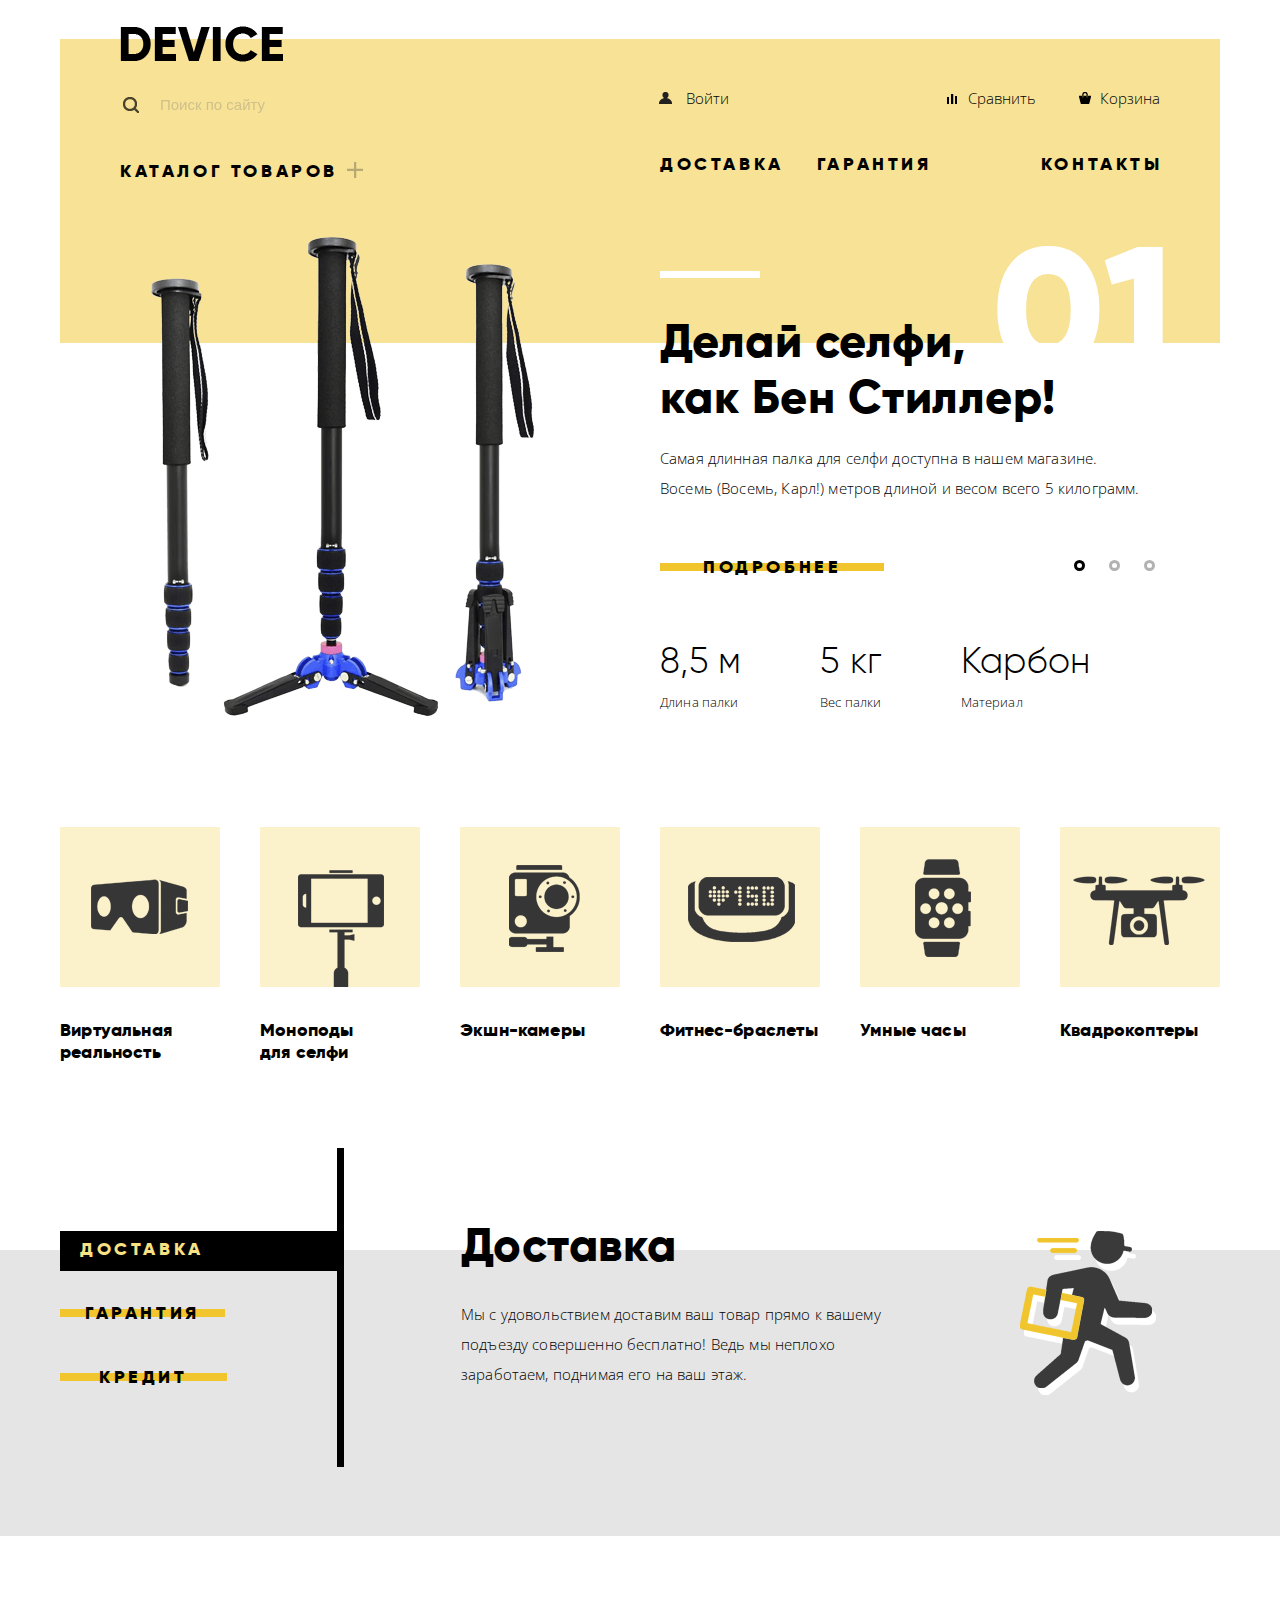
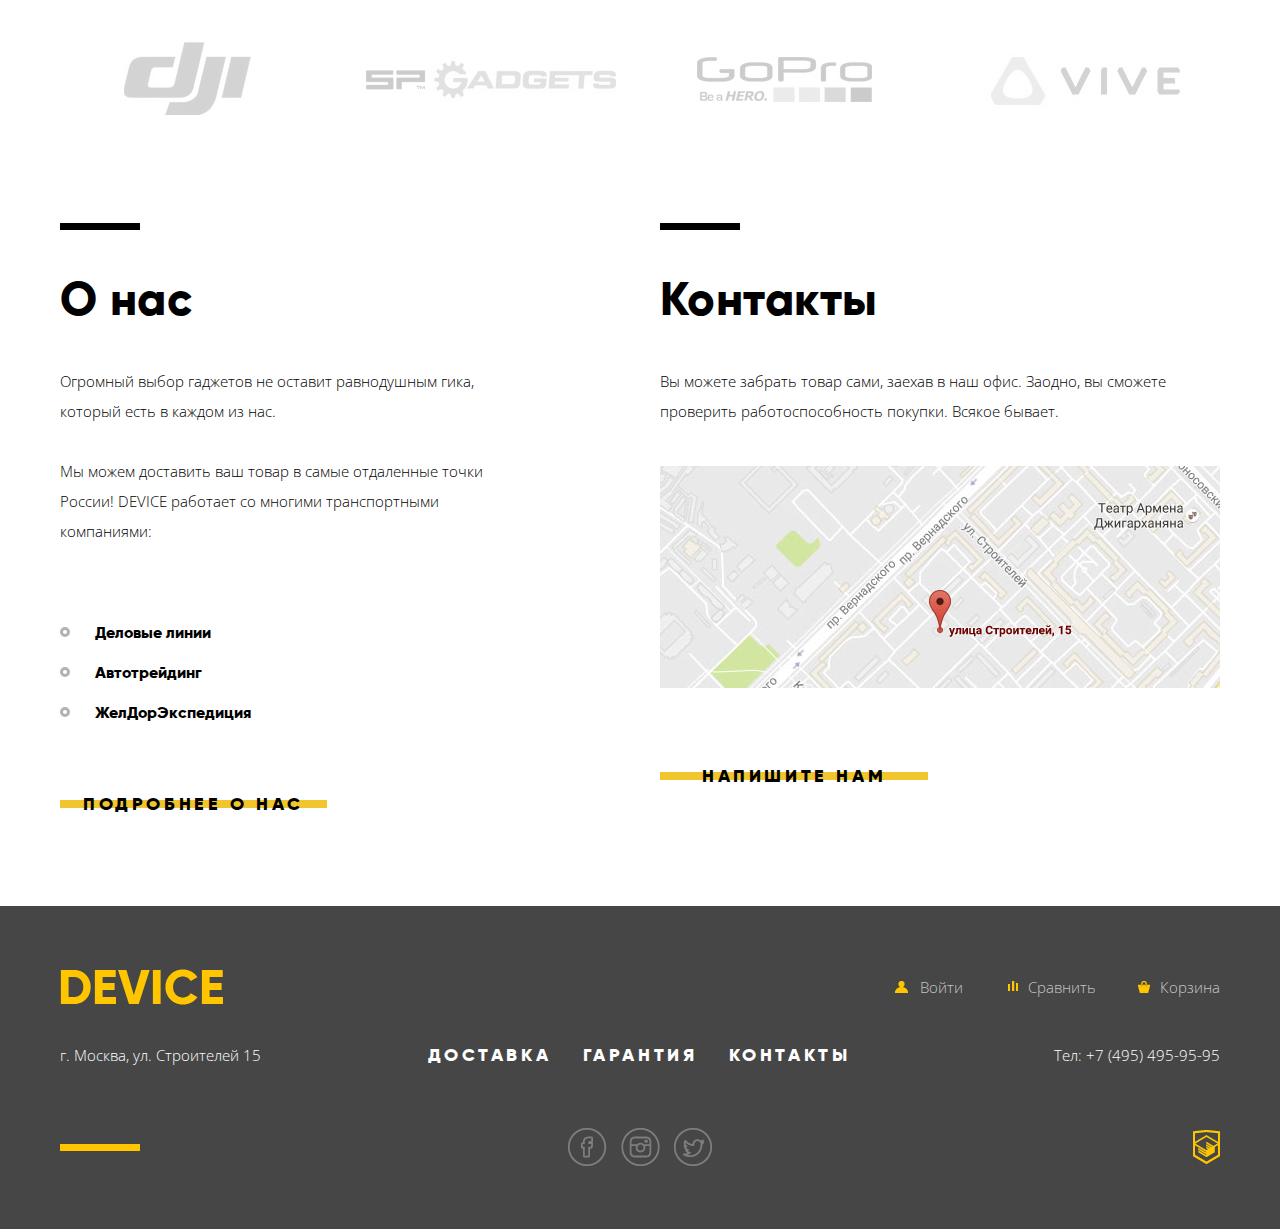
<file: index.html>
<!DOCTYPE html>
<html lang="ru">
  <head>
    <meta charset="utf-8">
    <link href="css/normalize.css" rel="stylesheet">
    <link href="css/style.min.css" rel="stylesheet">
    <link href="https://fonts.googleapis.com/css?family=Open+Sans:300,400&amp;subset=cyrillic" rel="stylesheet">
    <title>HTML Academy: Device Index</title>
  </head>
  <body>

    <div class="wrapper">
      <div class="header">

        <div class="header-wrapper">
          <div class="header-block_left">
            <div class="header-logo">DEVICE</div>
            <form class="header-search">
              <input class="search-input" type="text" name="search" placeholder="Поиск по сайту">
              <button class="search-button" type="submit">Найти</button>
            </form>
            <ul class="header-menu">
              <li>
                <a href="catalog.html" class="header-menu-catalog">Каталог товаров</a>
                <ul class="header-submenu">
                  <li><a href="#">Виртуальная реальность</a></li>
                  <li><a href="#">Моноподы для селфи</a></li>
                  <li><a href="#">Экшн-камеры</a></li>
                  <li><a href="#">Фитнес-браслеты</a></li>
                  <li><a href="#">Умные часы</a></li>
                  <li><a href="#">&nbsp;</a></li>
                  <li><a href="#">Квадрокоптеры</a></li>
                </ul>
              </li>
            </ul>
          </div>

          <div class="header-block_right">
            <div class="header-user-menu">
              <div class="header-enter"><a href="#">Войти</a></div>
              <div class="header-compare"><a href="#">Сравнить</a></div>
              <div class="header-basket"><a href="#">Корзина</a></div>
            </div>
            <div class="header-right-menu">
              <div class="header-delievery"><a href="#">Доставка</a></div>
              <div class="header-warranty"><a href="#">Гарантия</a></div>
              <div class="header-contacts"><a href="#">Контакты</a></div>
            </div>
        </div>

        <div class="sliders">
          <input type="radio" id="btn-1" name="toggle" checked>
          <input type="radio" id="btn-2" name="toggle" >
          <input type="radio" id="btn-3" name="toggle" >
          <div class="sliders-control">
            <label for="btn-1"></label>
            <label for="btn-2"></label>
            <label for="btn-3"></label>
          </div>

          <div class="all-sliders">

            <div class="slider">
              <div class="sliders-img">
                <img src="img/slider-1.png" alt="слайд1" width=384 height=486>
              </div>
              <div class="sliders-container">
                <h2 class="title-h2">Делай селфи, как&nbsp;Бен Стиллер!</h2>
                <p>Самая длинная палка для селфи доступна в нашем магазине.
                Восемь (Восемь, Карл!) метров длиной и весом всего 5 килограмм.</p>
                <div class="sliders-switch">
                  <a href="#" class="buttons buttons-slider">Подробнее</a>
                </div>
                <div class="sliders-features">
                  <div class="sliders-features1">
                    <p class="feature-properties">8,5 м</p>
                    <span>Длина палки</span>
                  </div>
                  <div class="sliders-features2">
                    <p class="feature-properties">5 кг</p>
                    <span>Вес палки</span>
                  </div>
                  <div class="sliders-features3">
                    <p class="feature-properties">Карбон</p>
                    <span>Материал</span>
                  </div>
                </div>
              </div>
            </div>

            <div class="slider">
              <div class="sliders-img">
                <img src="img/slider-2.png" alt="слайд2" width=345 height=485>
              </div>
              <div class="sliders-container container-2">
                <h2 class="title-h2">Худеем<br> правильно!</h2>
                <p>Мотивирующие фитнес-браслеты помогут найти в себе силы
                не&nbsp;пропускать занятия и соблюдать диету.</p>
                <div class="sliders-switch">
                  <a href="#" class="buttons buttons-slider">Подробнее</a>
                </div>
                <div class="sliders-features">
                  <div class="sliders-features1">
                    <p class="feature-properties">48 часов</p>
                    <span>Без подзарядки</span>
                  </div>
                </div>
              </div>
            </div>

            <div class="slider">
              <div class="sliders-img slider-img3">
                <img src="img/slider-3.png" alt="слайд3" width=526 height=334>
              </div>
              <div class="sliders-container container-3">
                <h2 class="title-h2">Порхает как бабочка, жалит как пчела!</h2>
                <p>Этот обычный, на первый взгляд, квадрокоптер оснащен
                  мощным&nbsp;лазером, замаскированным под стандартную камеру.</p>
                <div class="sliders-switch">
                  <a href="#" class="buttons buttons-slider">Подробнее</a>
                </div>
                <div class="sliders-features">
                  <div class="sliders-features1">
                    <p class="feature-properties">800 м</p>
                    <span>Дальность полета</span>
                  </div>
                  <div class="sliders-features2">
                    <p class="feature-properties">50 м</p>
                    <span>Радиус поражения</span>
                  </div>
                </div>
              </div>
            </div>

        </div>

      </div>
      </div> <!-- конец header-wrapper -->
    </div>

    <div class="catalog">
      <a href="#" class="catalog-item item1">Виртуальная реальность</a>
      <a href="#" class="catalog-item item2">Моноподы для&nbsp;селфи</a>
      <a href="#" class="catalog-item item3">Экшн-камеры</a>
      <a href="#" class="catalog-item item4">Фитнес-браслеты</a>
      <a href="#" class="catalog-item item5">Умные часы</a>
      <a href="#" class="catalog-item item6">Квадрокоптеры</a>
    </div>

    </div> <!-- конец wrapper  -->

    <div class="options">
      <div class="wrapper">
        <ul class="options-menu">
          <li class="active-tab"><a href="#" class="buttons buttons-delievery">Доставка</a></li>
          <li><a href="#" class="buttons buttons-warranty">Гарантия</a></li>
          <li><a href="#" class="buttons buttons-credit">Кредит</a></li>
        </ul>
        <div class="options-tab">
          <h2 class="title-h2">Доставка</h2>
          <p>Мы с удовольствием доставим ваш товар прямо к вашему
          подъезду совершенно бесплатно! Ведь мы неплохо
          заработаем, поднимая его на ваш этаж.</p>
        </div>
        <div class="options-tab-2">
          <h2 class="title-h2">Гарантия</h2>
          <p>Если из-за возгорания купленного у нас товара у вас сгорит
          дом - не переживайте, мы выдадим вам новый.
          Товар, не дом, конечно же.</p>
        </div>
        <div class="options-tab-3">
          <h2 class="title-h2">Кредит</h2>
          <p>Залезть в долговую яму стало проще! Кредитные
          консультанты подберут для вас наиболее выгодные
          условия кредита. Выгодные для нашего банка, разумеется.</p>
        </div>
      </div>
    </div>

  <div class="wrapper">
    <div class="company">
      <img class="company-item" src="img/logo-1.jpg" alt="dji" width=260 height=100>
      <img class="company-item" src="img/logo-2.jpg" alt="sp" width=260 height=100>
      <img class="company-item" src="img/logo-3.jpg" alt="gopro" width=260 height=100>
      <img class="company-item" src="img/logo-4.jpg" alt="vive" width=260 height=100>
    </div>

    <div class="about-contacts">

      <div class="about">
        <h2 class="title-h2">О нас</h2>
        <p>Огромный выбор гаджетов не оставит равнодушным гика,
        который есть в каждом из нас.</p>
        <p>Мы можем доставить ваш товар в самые отдаленные точки
        России! DEVICE работает со многими транспортными компаниями:</p>
        <ul class="about-menu">
          <li class="about-item">Деловые линии</li>
          <li class="about-item">Автотрейдинг</li>
          <li class="about-item">ЖелДорЭкспедиция</li>
        </ul>
        <a href="#" class="buttons buttons-about">Подробнее о нас</a>
      </div>

      <div class="contacts">
        <h2 class="title-h2">Контакты</h2>
        <p>Вы можете забрать товар сами, заехав в наш офис. Заодно, вы сможете
        проверить работоспособность покупки. Всякое бывает.</p>
<!--        <div class="map" id="map"></div>-->
        <a href="https://yandex.ru/maps" class="contacts-map"><img src="img/map.jpg" alt="map" width="560" height="222"></a>
        <a href="form.html" class="buttons buttons-contacts">Напишите нам</a>
      </div>

    </div>

  </div> <!-- конец wrapper -->

    <div class="footer">
      <div class="wrapper">

        <div class="footer-top">
          <a href="#" class="footer-logo">DEVICE</a>
          <div class="footer-user_menu">
            <a href="#" class="footer-enter footer-group">Войти</a>
            <a href="#" class="footer-compare footer-group">Сравнить</a>
            <a href="#" class="footer-basket footer-group">Корзина</a>
          </div>
        </div>
        <div class="footer-main">
          <p class="footer-address">г. Москва, ул. Строителей 15</p>
          <div class="footer-menu">
            <div class="footer-delievery"><a href="#">Доставка</a></div>
            <div class="footer-warranty"><a href="#">Гарантия</a></div>
            <div class="footer-contacts"><a href="#">Контакты</a></div>
          </div>
          <p class="footer-phone">Тел: +7 (495) 495-95-95</p>
        </div>
        <div class="footer-bottom">
          <div class="footer-social">
            <a href="#" class="social-btn facebook">Facebook</a>
            <a href="#" class="social-btn instagramm">Instagram</a>
            <a href="#" class="social-btn twitter">Twitter</a>
          </div>
          <a href="https://htmlacademy.ru/intensive/htmlcss" class="footer-copyright">HTML</a>
        </div>

      </div>
    </div>

    <!-- popup  -->
    <div class="popup">
      <button class="popup-close" type="button" title="Close">Close</button>
      <div class="popup-wrapper">
        <form id="write" class="popup-form">
          <p class="popup-name">Ваше имя:<br>
            <input type="text" name="name" placeholder="Представьтесь, пожалуйста">
          </p>
          <p class="popup-email">Ваш e-mail:<br>
            <input type="text" name="e-mail" placeholder="Для отправки ответа">
          </p>
          <p class="popup-textarea">Текст письма:<br>
            <textarea class="popup-text" name="text" placeholder="В свободной форме"></textarea>
          </p>
          <input type="submit" class="buttons buttons-popup" form="write" value="Отправить">
        </form>
      </div>
    </div>

    <div class="popup-map" id="map">
      <button class="popup-close" type="button" title="Close">Close</button>
    </div>

    <script src="https://api-maps.yandex.ru/2.1/?lang=ru_RU" type="text/javascript"></script>
    <script src="js/main.min.js"></script>
  </body>
</html>
</file>
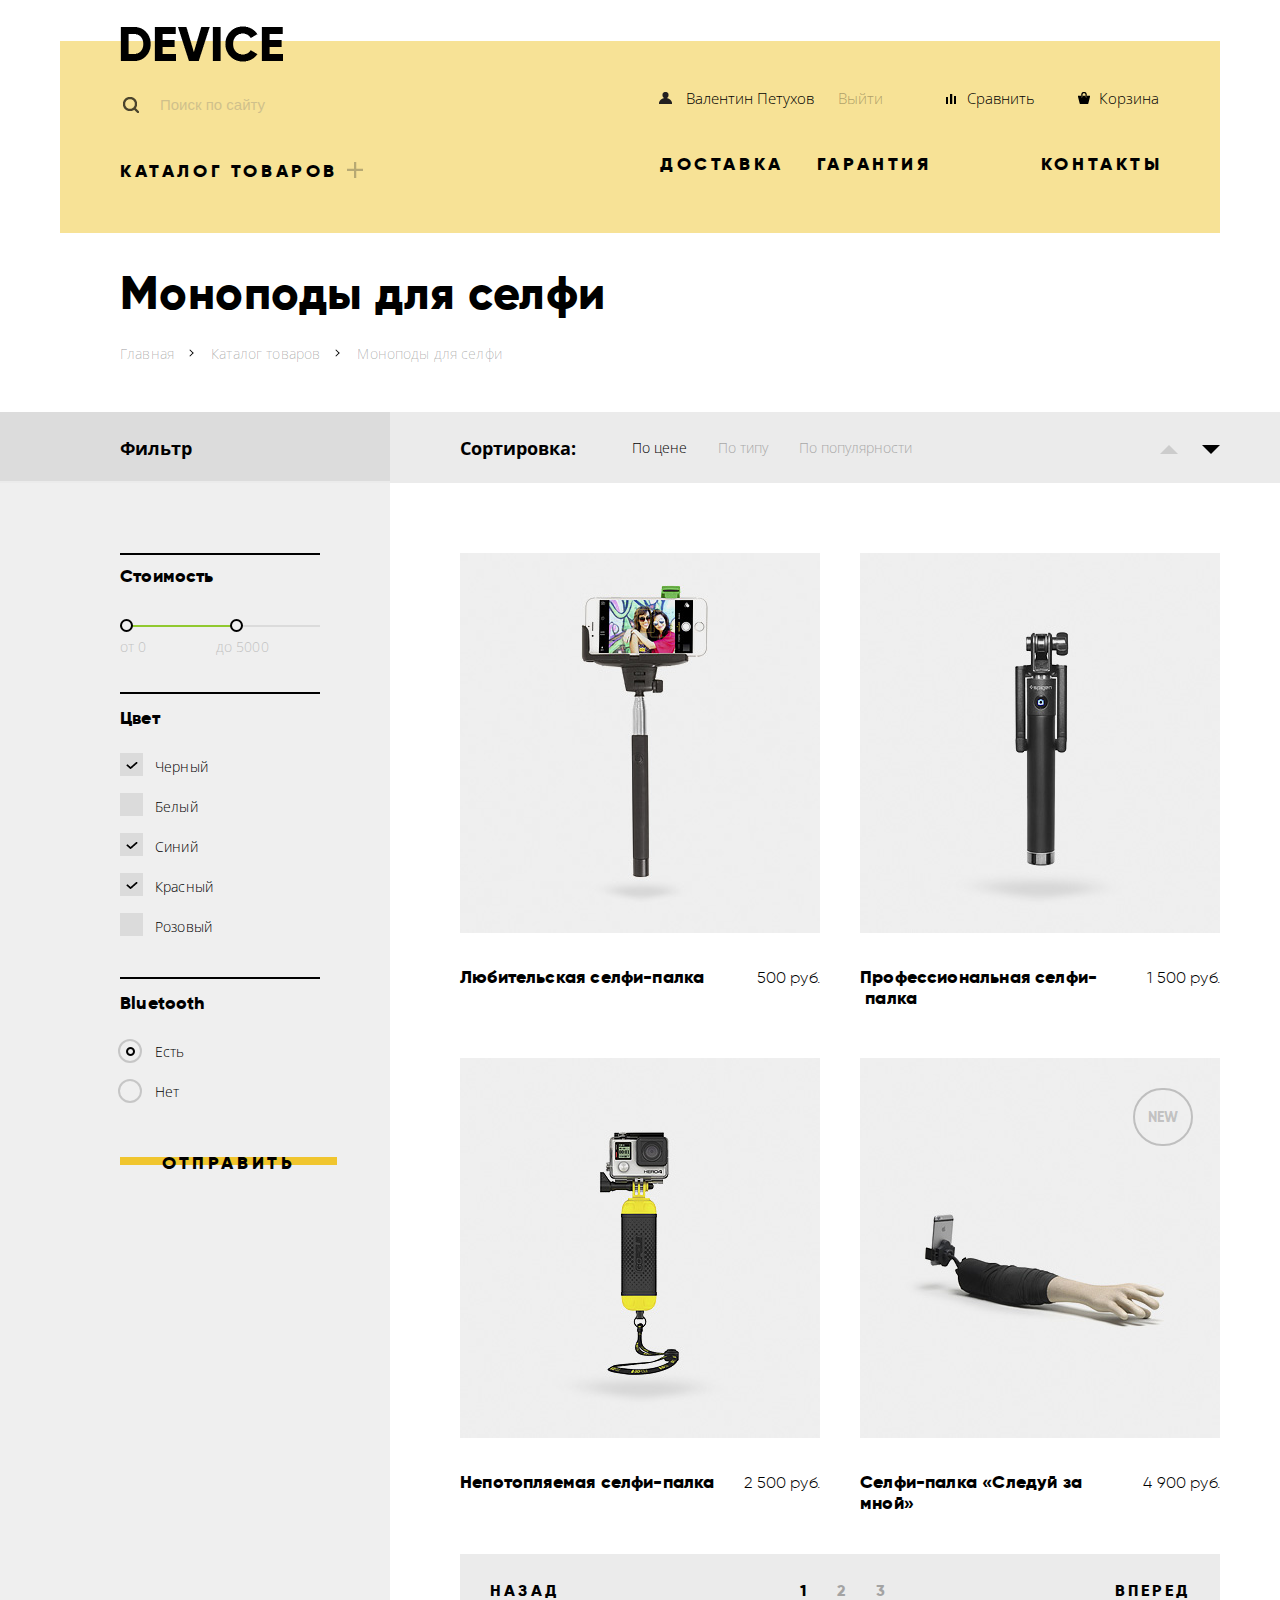
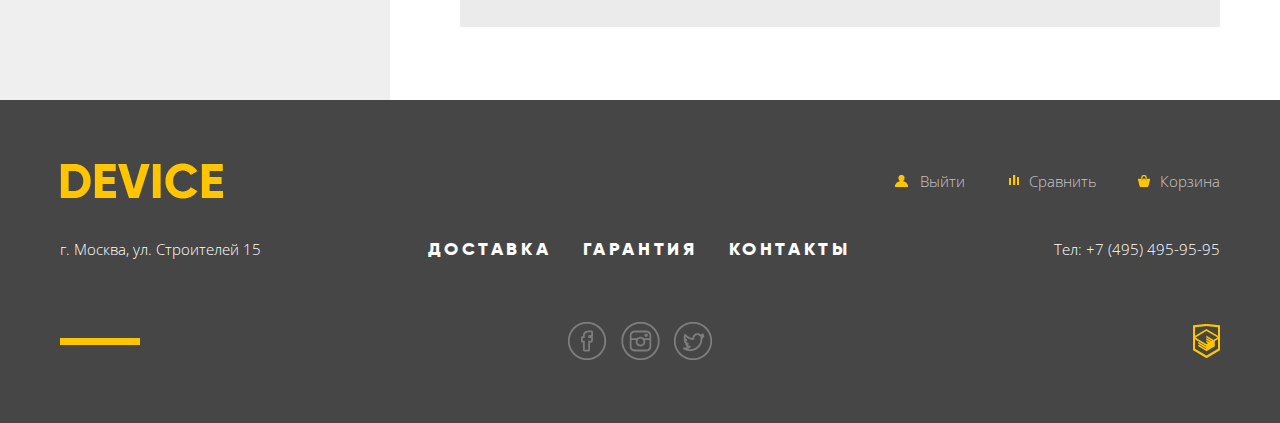
<file: catalog.html>
<!DOCTYPE html>
<html lang="ru">
  <head>
    <meta charset="utf-8">
    <link href="css/normalize.css" rel="stylesheet">
    <link href="css/style.min.css" rel="stylesheet">
    <link href="https://fonts.googleapis.com/css?family=Open+Sans:300,400&amp;subset=cyrillic" rel="stylesheet">
    <title>HTML Academy: Device - Catalog</title>
  </head>
  <body>

    <div class="wrapper">
      <div class="header">

        <div class="header-wrapper_catalog">
          <div class="header-block_left">
            <a class="logo" href="index.html"><div class="header-logo">DEVICE</div></a>
            <form class="header-search">
              <input class="search-input" type="text" name="search" placeholder="Поиск по сайту">
              <button class="search-button" type="submit">Найти</button>
            </form>
            <ul class="header-menu">
              <li>
                <a href="#" class="header-menu-catalog">Каталог товаров</a>
                <ul class="header-submenu">
                  <li><a href="#">Виртуальная реальность</a></li>
                  <li><a href="#">Моноподы для селфи</a></li>
                  <li><a href="#">Экшн-камеры</a></li>
                  <li><a href="#">Фитнес-браслеты</a></li>
                  <li><a href="#">Умные часы</a></li>
                  <li><a href="#">&nbsp;</a></li>
                  <li><a href="#">Квадрокоптеры</a></li>
                </ul>
              </li>
            </ul>
          </div>

          <div class="header-block_right">
            <div class="header-user-logout">
              <div class="header-enter"><a href="#">Валентин Петухов</a></div>
              <div class="header-logout"><a href="#">Выйти</a></div>
              <div class="header-compare"><a href="#">Сравнить</a></div>
              <div class="header-basket"><a href="#">Корзина</a></div>
            </div>
            <div class="header-right-menu">
              <div class="header-delievery"><a href="#">Доставка</a></div>
              <div class="header-warranty"><a href="#">Гарантия</a></div>
              <div class="header-contacts"><a href="#">Контакты</a></div>
            </div>
        </div>

      </div> <!-- конец header-wrapper_catalog -->
    </div> <!-- конец header -->

      <div class="nav">
        <h2 class="title-h2">Моноподы для селфи</h2>
        <ul class="nav-breadcrumbs">
          <li><a href="index.html">Главная</a></li>
          <li><a href="catalog.html">Каталог товаров</a></li>
          <li><a>Моноподы для селфи</a></li>
        </ul>
      </div>

    </div> <!--  конец wrapper -->


    <div class="wrapper-wide1">
      <div class="wrapper">
        <div class="wrapper-left wrapper-left-filter">
          <h3 class="filter-head">Фильтр</h3>
        </div>
        <div class="wrapper-right">
          <div class="sort-header">
            <h3 class="sort-title">Сортировка:</h3>
            <ul class="sort-filter">
              <li><a href="#" class="sort-filter-active">По цене</a></li>
              <li><a href="#">По типу</a></li>
              <li><a href="#">По популярности</a></li>
            </ul>
            <div class="sort-order">
              <a href="#" class="sort-up">Up</a>
              <a href="#" class="sort-down sort-active">Down</a>
            </div>
          </div>
        </div>
      </div>
    </div>


     <div class="wrapper-wide2">
      <div class="wrapper">
        <div class="wrapper-left wrapper-left-filter2">
          <div class="filter">
          <form name="forma">
            <p class="filter-price">Стоимость</p>
            <div class="filter-range">
              <div class="filter-range_control">
                <div class="filter-scale">
                  <div class="filter-bar"></div>
                </div>
                <div class="filter-toggle toggle-min"></div>
                <div class="filter-toggle toggle-max"></div>
                <div class="filter-price_control">
                  <span class="filter-min_price">от 0</span>
                  <span class="filter-max_price">до 5000</span>
                </div>
              </div>
            </div>
            <div class="form-checkbox_container">
              <p class="form-title">Цвет</p>
              <div class="form-checkbox_item">
                <input type="checkbox" id="checkbox1" checked>
                <label for="checkbox1">Черный</label>
              </div>
              <div class="form-checkbox_item">
                <input type="checkbox" id="checkbox2">
                <label for="checkbox2">Белый</label>
              </div>
              <div class="form-checkbox_item">
                <input type="checkbox" id="checkbox3" checked>
                <label for="checkbox3">Синий</label>
              </div>
              <div class="form-checkbox_item">
                <input type="checkbox" id="checkbox4" checked>
                <label for="checkbox4">Красный</label>
              </div>
              <div class="form-checkbox_item">
                <input type="checkbox" id="checkbox5">
                <label for="checkbox5">Розовый</label>
              </div>
            </div>
            <div class="form-radio_container">
              <p class="form-title">Bluetooth</p>
              <div class="form-radio_item">
                <input type="radio" id="radio1" name="radio" checked>
                <label for="radio1">Есть</label>
              </div>
              <div class="form-radio_item">
                <input type="radio" id="radio2" name="radio">
                <label for="radio2">Нет</label>
              </div>
            </div>
            <button type="submit" class="buttons buttons-form" value="">Отправить</button>
          </form>
      </div>
    </div>

        <div class="wrapper-right">

          <div class="sort-container">
            <div class="sort-item">
              <img src="img/item-1.jpg" alt="Любительская" width=360 height=380>
              <div class="item-action">
                <a href="#" class="buttons buttons-action">В корзину</a>
                <a href="#" class="item-simile">Добавить к сравнению</a>
              </div>
              <p class="sort-item_head">
                <span class="sort-item_title">Любительская селфи-палка</span>
                <span class="sort-item_price">500 руб.</span>
              </p>
            </div>
            <div class="sort-item">
              <img src="img/item-2.jpg" alt="Профессиональная" width=360 height=380>
              <div class="item-action">
                <a href="#" class="buttons buttons-action">В корзину</a>
                <a href="#" class="item-simile">Добавить к сравнению</a>
              </div>
              <p class="sort-item_head">
                <span class="sort-item_title">Профессиональная селфи-&nbsp;палка</span>
                <span class="sort-item_price">1 500 руб.</span>
              </p>
            </div>
            <div class="sort-item">
              <img src="img/item-3.jpg" alt="Непотопляемая" width=360 height=380>
              <div class="item-action">
                <a href="#" class="buttons buttons-action">В корзину</a>
                <a href="#" class="item-simile">Добавить к сравнению</a>
              </div>
              <p class="sort-item_head">
                <span class="sort-item_title">Непотопляемая селфи-палка</span>
                <span class="sort-item_price">2 500 руб.</span>
              </p>
            </div>
            <div class="sort-item new-item">
              <img src="img/item-4.jpg" alt="Следуй за мной" width=360 height=380>
              <div class="item-action">
                <a href="#" class="buttons buttons-action">В корзину</a>
                <a href="#" class="item-simile">Добавить к сравнению</a>
              </div>
              <p class="sort-item_head">
                <span class="sort-item_title">Селфи-палка &laquo;Следуй за мной&raquo;</span>
                <span class="sort-item_price">4 900 руб.</span>
              </p>
            </div>
        </div>
        <div class="sort-pagination">
          <a href="#" class="sort-backward">Назад</a>
          <ul class="sort-pages">
            <li><a class="page-active" href="#">1</a></li>
            <li><a href="#">2</a></li>
            <li><a href="#">3</a></li>
          </ul>
          <a href="#" class="sort-forward">Вперед</a>
        </div>
      </div>

      </div>
    </div>


    <div class="footer">
      <div class="wrapper">

        <div class="footer-top">
         <a href="index.html" class="footer-logo">DEVICE</a>
          <div class="footer-user_menu">
            <a href="#" class="footer-enter footer-group">Выйти</a>
            <a href="#" class="footer-compare footer-group">Сравнить</a>
            <a href="#" class="footer-basket footer-group">Корзина</a>
          </div>
        </div>
        <div class="footer-main">
          <p class="footer-address">г. Москва, ул. Строителей 15</p>
          <div class="footer-menu">
            <div class="footer-delievery"><a href="#">Доставка</a></div>
            <div class="footer-warranty"><a href="#">Гарантия</a></div>
            <div class="footer-contacts"><a href="#">Контакты</a></div>
          </div>
          <p class="footer-phone">Тел: +7 (495) 495-95-95</p>
        </div>
        <div class="footer-bottom">
          <div class="footer-social">
            <a href="#" class="social-btn facebook">Facebook</a>
            <a href="#" class="social-btn instagramm">Instagram</a>
            <a href="#" class="social-btn twitter">Twitter</a>
          </div>
          <a href="https://htmlacademy.ru/intensive/htmlcss" class="footer-copyright">HTML</a>
        </div>

      </div>
    </div>

  </body>
</html>
</file>
<file: css/style.min.css>
.sprite{background-image:url(../img/sprite.png);background-repeat:no-repeat;display:block}.sprite-btn-checkbox{width:12px;height:7px;background-position:-10px -10px}.sprite-btn-radio{width:9px;height:9px;background-position:-10px -37px}.sprite-footer-cart{width:12px;height:12px;background-position:-10px -66px}.sprite-footer-compare{width:10px;height:10px;background-position:-10px -98px}.sprite-footer-user{width:13px;height:12px;background-position:-10px -128px}.sprite-header-cart{width:12px;height:12px;background-position:-10px -160px}.sprite-header-compare{width:10px;height:10px;background-position:-10px -192px}.sprite-header-user{width:13px;height:12px;background-position:-10px -222px}.sprite-logo-footer,.sprite-logo-header{width:163px;height:36px;background-position:-10px -254px}.sprite-logo-header{background-position:-10px -310px}.sprite-new{width:60px;height:61px;background-position:-10px -366px}.sprite-popular-1,.sprite-popular-2{width:160px;height:160px;background-position:-10px -447px}.sprite-popular-2{background-position:-10px -627px}.sprite-popular-3,.sprite-popular-4{width:160px;height:160px;background-position:-10px -807px}.sprite-popular-4{background-position:-10px -987px}.sprite-popular-5,.sprite-popular-6{width:160px;height:160px;background-position:-10px -1167px}.sprite-popular-6{background-position:-10px -1347px}.header-search::before,.sprite-search{width:16px;height:16px;background-position:-10px -1527px}.sprite-service-credit{width:156px;height:188px;background-position:-10px -1563px}.sprite-service-delivery{width:136px;height:164px;background-position:-10px -1771px}.sprite-service-warranty{width:171px;height:195px;background-position:-10px -1955px}.sprite-social-facebook{width:39px;height:38px;background-position:-10px -2170px}.sprite-social-instagram{width:39px;height:38px;background-position:-10px -2228px}.sprite-social-twitter{width:38px;height:38px;background-position:-10px -2286px}.sprite-www{width:27px;height:34px;background-position:-10px -2344px}.sprite-zplus{width:16px;height:16px;background-position:-10px -2398px}@font-face{font-family:'Gilroy';src:local('Gilroy Light'),local('Gilroy-Light'),url(../fonts/Gilroylight.woff2) format('woff2'),url(../fonts/Gilroylight.woff) format('woff'),url(../fonts/Gilroylight.ttf) format('truetype');font-weight:300;font-style:normal}@font-face{font-family:'Gilroy';src:local('Gilroy ExtraBold'),local('Gilroy-ExtraBold'),url(../fonts/Gilroyextrabold.woff2) format('woff2'),url(../fonts/Gilroyextrabold.woff) format('woff'),url(../fonts/Gilroyextrabold.ttf) format('truetype');font-weight:800;font-style:normal}@-webkit-keyframes modal{0%{-webkit-transform:translateX(-2000px);transform:translateX(-2000px)}50%{-webkit-transform:translateX(60px);transform:translateX(60px)}85%{-webkit-transform:translateX(-20px);transform:translateX(-20px)}to{-webkit-transform:translateX(0);transform:translateX(0)}}@keyframes modal{0%{-webkit-transform:translateX(-2000px);transform:translateX(-2000px)}50%{-webkit-transform:translateX(60px);transform:translateX(60px)}85%{-webkit-transform:translateX(-20px);transform:translateX(-20px)}to{-webkit-transform:translateX(0);transform:translateX(0)}}@-webkit-keyframes error{0%,to{-webkit-transform:translateX(0);transform:translateX(0)}10%,30%,50%,70%,90%{-webkit-transform:translateX(-10px);transform:translateX(-10px)}20%,40%,60%,80%{-webkit-transform:translateX(10px);transform:translateX(10px)}}@keyframes error{0%,to{-webkit-transform:translateX(0);transform:translateX(0)}10%,30%,50%,70%,90%{-webkit-transform:translateX(-10px);transform:translateX(-10px)}20%,40%,60%,80%{-webkit-transform:translateX(10px);transform:translateX(10px)}}a,body{color:#000}body{font-size:15px;line-height:30px;font-weight:300;font-family:'Open Sans','Arial',sans-serif}.wrapper{width:1160px;margin:0 auto}a{text-decoration:none}ul{list-style:none}img{max-width:100%}.title-h2{font-family:'Gilroy','Arial',sans-serif;font-size:47px;line-height:56px;font-weight:800;letter-spacing:.01em}.header{padding-top:20px}.header-wrapper,.header-wrapper_catalog{display:-webkit-box;display:-ms-flexbox;display:flex}.header-wrapper{-ms-flex-wrap:wrap;flex-wrap:wrap;background:-webkit-gradient(linear,left top,left bottom,from(#fff),color-stop(2.3%,#fff),color-stop(2.3%,#f7e296),color-stop(40%,#f7e296),color-stop(40%,#fff),to(#fff));background:linear-gradient(to bottom,#fff 0%,#fff 2.3%,#f7e296 2.3%,#f7e296 40%,#fff 40%,#fff 100%)}.header-wrapper_catalog{background:-webkit-gradient(linear,left top,left bottom,from(#fff),color-stop(10%,#fff),color-stop(10%,#f7e296),to(#f7e296));background:linear-gradient(to bottom,#fff 0%,#fff 10%,#f7e296 10%,#f7e296 100%);padding-bottom:29px}.header-logo{display:inline-block;margin-bottom:19px;vertical-align:inherit;width:163px;height:36px;background-image:url(../img/logo-header.png);font-size:0}.logo{display:block}.header-logo:hover{opacity:.6}.header-logo:active{opacity:.3}.header-search{line-height:36px;letter-spacing:.01em;margin-bottom:23px;display:-webkit-box;display:-ms-flexbox;display:flex;background-color:#f7e296;position:relative}.header-search::before{position:absolute;content:'';background-image:url(../img/sprite.png);background-repeat:no-repeat;top:16px;left:3px}.search-input{height:45px;border:0;border-bottom:2px solid transparent;opacity:.3;padding-left:40px;width:335px;background-color:#f7e296}.search-input:hover{opacity:.6}.search-input:focus{border-bottom:2px solid #000;border-top:none;opacity:1}.search-input:focus~.search-button{display:block}.search-button{width:81px;height:49px;display:none;background-color:#f7e296;border:2px solid #000}.search-button:hover{background-color:#000;color:#fff}.search-button:active{color:rgba(255,255,255,.3)}.header-menu{padding:0}.header-menu li:hover .header-submenu,.header-menu-catalog:hover~.header-submenu{display:-webkit-box;display:-ms-flexbox;display:flex}.header-menu,.header-menu-catalog{position:relative}.header-menu-catalog::after{position:absolute;content:'';background-image:url(../img/sprite.png);background-repeat:no-repeat;width:16px;height:16px;background-position:-10px -2398px;top:2px;right:-25px;opacity:.3}.header-submenu{position:absolute;display:none;width:1100px;left:-60px;padding-left:60px;padding-bottom:28px;height:129px;letter-spacing:.01em;line-height:36px;-webkit-box-orient:vertical;-webkit-box-direction:normal;-ms-flex-direction:column;flex-direction:column;-ms-flex-wrap:wrap;flex-wrap:wrap;-ms-flex-line-pack:start;align-content:flex-start;background-color:#f7e296;z-index:10}.header-submenu li{width:200px}.header-menu-catalog:hover::after{opacity:.2}.header-menu-catalog:active::after{opacity:.1}.header-block_left{padding-left:60px;width:520px}.header-block_right{width:580px}.header-basket,.header-compare,.header-enter,.header-logout,.header-user,.sliders-control label{display:inline-block;vertical-align:middle}.header-enter{margin-left:46px;margin-right:235px;position:relative;padding:0}.header-basket::before,.header-compare::before,.header-enter::before{content:'';position:absolute;background-image:url(../img/sprite.png);background-repeat:no-repeat;width:13px;height:12px;background-position:-10px -222px;left:-27px;top:12px}.header-compare{margin-right:60px}.header-basket::before,.header-compare::before{width:10px;height:10px;background-position:-10px -192px;left:-21px;top:14px}.header-basket,.header-compare{position:relative}.header-basket::before{width:12px;height:12px;background-position:-10px -160px;top:12px}.header-basket:hover,.header-basket:hover::before,.header-compare:hover,.header-compare:hover::before,.header-enter:hover,.header-enter:hover::before{opacity:.6}.header-basket:active,.header-basket:active::before,.header-compare:active,.header-compare:active::before,.header-enter:active,.header-enter:active::before{opacity:.3}.header-user-logout .header-enter{margin-right:20px}.header-user-logout .header-logout{margin-right:80px;opacity:.3}.header-user-logout,.header-user-menu{margin-top:60px;margin-bottom:30px}.header-user-login a,.header-user-logout a,.header-user-menu a{line-height:36px}.header-menu-catalog,.header-right-menu{font-family:'Gilroy','Arial',sans-serif;font-size:18px;line-height:36px;font-weight:800;letter-spacing:.2em;text-transform:uppercase}.header-right-menu{display:-webkit-box;display:-ms-flexbox;display:flex;-ms-flex-wrap:wrap;flex-wrap:wrap;padding-left:20px}.header-delievery{-ms-flex-preferred-size:28%;flex-basis:28%}.header-warranty{-ms-flex-preferred-size:40%;flex-basis:40%}.header-contacts{-ms-flex-preferred-size:auto;flex-basis:auto}.footer-menu a:hover,.header-menu-catalog:hover,.header-right-menu a:hover{opacity:.6}.footer-menu a:active,.header-menu-catalog:active,.header-right-menu a:active{opacity:.3}.buttons{display:inline-block;vertical-align:inherit;height:40px;font-family:'Gilroy','Arial',sans-serif;font-size:18px;line-height:36px;font-weight:800;letter-spacing:.2em;text-transform:uppercase;background:-webkit-gradient(linear,left top,left bottom,color-stop(1%,#fff),color-stop(35%,#fff),color-stop(35%,#f0c52e),color-stop(55%,#f0c52e),color-stop(55%,#fff),to(#fff));background:linear-gradient(to bottom,#fff 1%,#fff 35%,#f0c52e 35%,#f0c52e 55%,#fff 55%,#fff 100%)}.buttons:active,.buttons:hover{background:-webkit-gradient(linear,left top,left bottom,color-stop(1%,#f0c52e),to(#f0c52e));background:linear-gradient(to bottom,#f0c52e 1%,#f0c52e 100%)}.buttons:active{color:rgba(0,0,0,.3)}.buttons-slider{padding:0 43px}.buttons-credit,.buttons-delievery,.buttons-warranty{padding:0 20px;background:-webkit-gradient(linear,left top,left bottom,color-stop(1%,#e5e5e5),color-stop(35%,#e5e5e5),color-stop(35%,#f0c52e),color-stop(55%,#f0c52e),color-stop(55%,#e5e5e5),to(#e5e5e5));background:linear-gradient(to bottom,#e5e5e5 1%,#e5e5e5 35%,#f0c52e 35%,#f0c52e 55%,#e5e5e5 55%,#e5e5e5 100%)}.buttons-credit,.buttons-warranty{padding:0 25px}.buttons-credit{padding:0 39px}.buttons-contacts{margin-top:61px;padding:0 42px}.buttons-about{padding:0 23px}.buttons-form{border:0;background:-webkit-gradient(linear,left top,left bottom,color-stop(1%,#efefef),color-stop(35%,#efefef),color-stop(35%,#f0c52e),color-stop(55%,#f0c52e),color-stop(55%,#efefef),to(#efefef));background:linear-gradient(to bottom,#efefef 1%,#efefef 35%,#f0c52e 35%,#f0c52e 55%,#efefef 55%,#efefef 100%);padding:0 42px}.buttons-action{background:-webkit-gradient(linear,left top,left bottom,color-stop(1%,transparent),color-stop(35%,#efefef),color-stop(35%,#f0c52e),color-stop(55%,#f0c52e),color-stop(55%,#efefef),to(transparent));background:linear-gradient(to bottom,transparent 1%,#efefef 35%,#f0c52e 35%,#f0c52e 55%,#efefef 55%,transparent 100%);padding-left:37px;padding-right:39px}.buttons-popup{padding-left:35px;padding-right:37px;border:0;background-color:transparent}.sliders{margin-top:70px;min-height:553px;position:relative;width:1160px}.sliders-control{position:absolute;height:20px;right:55px;top:275px;z-index:10}.sliders-control label{width:5px;height:5px;margin:0 10px;border:3px solid #000;border-radius:50%;cursor:pointer;opacity:.3}.slider,.sliders input[type=radio]{display:none}#btn-1:checked~.sliders-control label[for=btn-1],#btn-2:checked~.sliders-control label[for=btn-2],#btn-3:checked~.sliders-control label[for=btn-3]{opacity:1}#btn-1:checked~.all-sliders .slider:nth-child(1),#btn-2:checked~.all-sliders .slider:nth-child(2),#btn-3:checked~.all-sliders .slider:nth-child(3){display:-webkit-box;display:-ms-flexbox;display:flex}.sliders-img{width:485px}.sliders-img img{display:block;margin-left:90px;margin-top:-41px}.slider-img3 img{margin-top:25px}.sliders-container{width:485px;margin-left:115px;padding-right:75px;position:relative}.sliders-container::before{position:absolute;content:'';width:100px;height:7px;background-color:#fff;top:-3px;left:0;z-index:1}.sliders-container::after{position:absolute;content:'01';font-family:'Gilroy','Arial',sans-serif;font-size:179px;line-height:179px;font-weight:800;letter-spacing:.01em;top:-53px;right:43px;color:#fff;z-index:5}.container-2::after{content:'02'}.container-3::after{content:'03'}.sliders-container h2{margin-bottom:0}.sliders-container p{margin-top:18px;letter-spacing:.01em}.sliders-switch{margin-top:46px;margin-bottom:33px}.sliders-features{display:-webkit-box;display:-ms-flexbox;display:flex;-webkit-box-pack:start;-ms-flex-pack:start;justify-content:flex-start;font-size:13px;line-height:20px;font-weight:300;color:#000;letter-spacing:.01em;font-family:'Open Sans','Arial',sans-serif}.feature-properties{font-family:'Gilroy','Arial',sans-serif;font-size:36px;line-height:normal;font-weight:300;letter-spacing:.01em;margin-bottom:10px}.sliders-features1{-ms-flex-preferred-size:33%;flex-basis:33%}.sliders-features2{-ms-flex-preferred-size:29%;flex-basis:29%}.sliders-features3{-ms-flex-preferred-size:38%;flex-basis:38%}.catalog{display:-webkit-box;display:-ms-flexbox;display:flex;-webkit-box-pack:justify;-ms-flex-pack:justify;justify-content:space-between;font-family:'Gilroy','Arial',sans-serif;font-size:18px;line-height:normal;font-weight:800;letter-spacing:.01em}.catalog-item{display:block;width:160px}.catalog-item::before{content:'';display:block;height:160px;background-color:rgba(240,197,46,.5);background-image:url(../img/sprite.png);background-repeat:no-repeat;margin-bottom:32px}.catalog-item.item1::before{background-position:-10px -447px}.catalog-item.item2::before{background-position:-10px -627px}.catalog-item.item3::before{background-position:-10px -807px}.catalog-item.item4::before{background-position:-10px -987px}.catalog-item.item5::before{background-position:-10px -1167px}.catalog-item.item6::before{background-position:-10px -1347px}.catalog-item:hover::before{background-color:#f0c52e}.catalog-item:active::before{background-color:#f0c52e;opacity:.3}.options{padding-bottom:95px;background:-webkit-gradient(linear,left top,left bottom,from(#fff),color-stop(20%,#fff),color-stop(20%,#e5e5e5),to(#e5e5e5));background:linear-gradient(to bottom,#fff 0%,#fff 20%,#e5e5e5 20%,#e5e5e5 100%)}.options .wrapper{display:-webkit-box;display:-ms-flexbox;display:flex;margin-top:115px}.options-menu{font-family:'Gilroy','Arial',sans-serif;font-size:18px;line-height:normal;font-weight:800;letter-spacing:.2em;text-transform:uppercase;width:284px;margin-right:117px;padding-left:0;padding-top:35px}.options-menu li{margin-bottom:24px}.active-tab,.active-tab::after{position:relative;background-color:#000}.active-tab::after{position:absolute;content:'';width:7px;height:319px;right:0;top:-83px}.active-tab a{color:#f7e184}.active-tab .buttons-delievery{background:#000}.options-tab,.options-tab-2,.options-tab-3{position:relative;-webkit-box-flex:1;-ms-flex-positive:1;flex-grow:1}.filter input,.options-tab-2,.options-tab-3{display:none}.options-tab-2::after,.options-tab-3::after,.options-tab::after{position:absolute;content:'';background-image:url(../img/sprite.png);background-repeat:no-repeat;width:136px;height:164px;background-position:-10px -1771px;top:53px;right:64px}.options-tab-2::after,.options-tab-3::after{width:171px;height:195px;background-position:-10px -1955px}.options-tab-3::after{width:156px;height:188px;background-position:-10px -1563px}.options-tab h2{margin-bottom:26px}.options-tab p{letter-spacing:.01em;width:430px}.wrapper .company{display:-webkit-box;display:-ms-flexbox;display:flex;-webkit-box-pack:justify;-ms-flex-pack:justify;justify-content:space-between;-ms-flex-wrap:wrap;flex-wrap:wrap}.company{margin-top:94px}.company-item{-webkit-filter:grayscale(100%);filter:grayscale(100%);opacity:.2}.company-item:hover{-webkit-filter:grayscale(0%);filter:grayscale(0%);opacity:1}.about-contacts{padding-top:102px;padding-bottom:80px;display:-webkit-box;display:-ms-flexbox;display:flex}.about,.contacts{width:565px;position:relative}.about::before,.contacts::before{position:absolute;content:'';background-color:#000;width:80px;height:7px;top:-9px}.contacts{padding-left:40px}.about p{width:472px;margin-bottom:30px}.contacts p{margin-bottom:40px}.contacts-footer{margin-top:80px}.about-menu{font-family:'Gilroy','Arial',sans-serif;font-size:16px;line-height:40px;font-weight:800;margin-top:67px;margin-bottom:53px;padding-left:35px}.about-item{position:relative}.about-item::before{position:absolute;content:'';width:4px;height:4px;border:3px solid #b2b2b2;border-radius:50%;left:-35px;top:14px}.about-footer,.contacts-footer{font-family:'Gilroy','Arial',sans-serif;font-size:18px;line-height:normal;font-weight:800;letter-spacing:.2em;text-transform:uppercase}.map{width:560px;height:222px;background-color:#000;background-image:url(../img/map.jpg);background-repeat:no-repeat}.footer{background:#464646;padding-top:63px;padding-bottom:63px}.footer,.footer a{color:#fff}.footer-logo{font-size:0;display:inline-block;vertical-align:top;width:164px;height:36px;background-image:url(../img/sprite.png);background-repeat:no-repeat;background-position:-10px -254px}.footer-basket:hover::before,.footer-compare:hover::before,.footer-enter:hover::before,.footer-logo:hover{opacity:.6}.footer-basket:active::before,.footer-compare:active::before,.footer-enter:active::before,.footer-logo:active{opacity:.3}.footer-top,.footer-user_menu{display:-webkit-box;display:-ms-flexbox;display:flex;-webkit-box-pack:justify;-ms-flex-pack:justify;justify-content:space-between}.footer-top{margin-bottom:20px}.footer-user_menu{min-width:300px;line-height:36px}.footer-basket,.footer-compare,.footer-enter{position:relative}.footer-group::before{position:absolute;content:'';background-image:url(../img/sprite.png)}.footer-enter::before{width:13px;height:12px;background-position:-10px -128px;top:12px;left:-25px}.footer-compare::before{width:10px;height:10px;background-position:-10px -98px;top:12px;left:-20px}.footer-basket::before{width:12px;height:12px;background-position:-10px -66px;top:12px;left:-22px}.footer-user_menu .footer-basket,.footer-user_menu .footer-compare,.footer-user_menu .footer-enter{color:rgba(255,255,255,.7)}.footer-basket:hover,.footer-compare:hover,.footer-enter:hover{color:#fff}.footer-basket:active,.footer-compare:active,.footer-enter:active{color:rgba(255,255,255,.3)}.footer-bottom,.footer-main{-webkit-box-pack:justify;-ms-flex-pack:justify;justify-content:space-between}.footer-main{display:-webkit-box;display:-ms-flexbox;display:flex;margin-bottom:43px}.footer-bottom{-webkit-box-align:center;-ms-flex-align:center;align-items:center}.footer-bottom,.footer-menu,.footer-social{display:-webkit-box;display:-ms-flexbox;display:flex}.footer-menu{font-family:'Gilroy','Arial',sans-serif;font-size:18px;line-height:normal;font-weight:800;letter-spacing:.2em;text-transform:uppercase;width:423px;-webkit-box-pack:justify;-webkit-box-align:center;-ms-flex-align:center;align-items:center;-ms-flex-wrap:wrap;flex-wrap:wrap;-ms-flex-pack:justify;justify-content:space-between;margin-right:37px}.footer-menu li,.nav-breadcrumbs li{display:inline-block;vertical-align:inherit}.footer-bottom::before{content:'';background-color:#ffc600;width:80px;height:7px}.footer-social{min-width:160px;-ms-flex-pack:distribute;justify-content:space-around;margin-right:52px}.social-btn{display:inline-block;vertical-align:middle;background-image:url(../img/sprite.png);background-repeat:no-repeat;width:39px;height:38px;font-size:0;opacity:.3}.facebook{background-position:-10px -2170px}.instagramm{background-position:-10px -2228px}.twitter{background-position:-10px -2286px}.facebook:hover,.footer-copyright:hover::before,.instagramm:hover,.twitter:hover{opacity:.6}.facebook:active,.instagramm:active,.twitter:active{opacity:.1}.footer-copyright{display:inline-block;vertical-align:middle;font-size:0;position:relative;width:27px;height:34px}.footer-copyright::before{position:absolute;content:'';background-image:url(../img/sprite.png);background-repeat:no-repeat;width:27px;height:34px;background-position:-10px -2344px}.footer-copyright:active::before{opacity:.3}.nav{margin-top:-7px;margin-bottom:40px}.nav h2{padding-left:60px;margin-bottom:12px}.nav-breadcrumbs{font-size:14px;line-height:36px;letter-spacing:.01em}.nav-breadcrumbs li{vertical-align:middle;padding-left:20px;padding-right:13px;position:relative}.nav-breadcrumbs a{color:rgba(0,0,0,.3)}.nav-breadcrumbs a:hover{color:rgba(0,0,0,.6)}.nav-breadcrumbs a:active{color:rgba(0,0,0,.1)}.nav-breadcrumbs li:nth-child(-n+2)::after,.nav-breadcrumbs li:nth-child(-n+2)::before{position:absolute;content:'';width:5px;height:1px;background-color:#000;top:15px;right:-7px;-webkit-transform:rotate(45deg);transform:rotate(45deg)}.nav-breadcrumbs li:nth-child(-n+2)::after{top:18px;-webkit-transform:rotate(-45deg);transform:rotate(-45deg)}.filter-sort,.wrapper-wide1 .wrapper,.wrapper-wide2 .wrapper{display:-webkit-box;display:-ms-flexbox;display:flex;-webkit-box-pack:justify;-ms-flex-pack:justify;justify-content:space-between}.filter-head{position:relative}.wrapper-wide1{background-color:#ebebeb}.wrapper-left-filter,.wrapper-left-filter2{position:relative}.wrapper-left-filter::before{position:absolute;content:'';height:69px;background-color:#dcdcdc;top:0;left:-9999px;right:0}.wrapper-left-filter2::before{position:absolute;content:'';bottom:0;background-color:#efefef;top:0;left:-9999px;right:0}.wrapper-wide2 .wrapper{background-color:#efefef}.wrapper-left{width:330px;-webkit-box-sizing:border-box;box-sizing:border-box;padding-right:70px;padding-left:60px}.wrapper-wide2 .wrapper-right{background-color:#fff;padding-left:70px}.wrapper-right{width:760px}.sort-container{margin-top:70px}.filter{position:relative;font-family:'Gilroy','Arial',sans-serif;font-size:16px;line-height:normal;font-weight:800;letter-spacing:.2em;background-color:#efefef;width:200px;margin:70px 0 0}.filter-head,.sort-title{line-height:36px}.filter-price{border-top:2px solid #000;padding-top:10px}.filter-price,.form-title{margin-top:13px;font-size:18px;letter-spacing:.01em}input[type=checkbox]+label,input[type=radio]+label{display:block;position:relative;cursor:pointer;margin-left:10px}input[type=checkbox]+label::before{position:absolute;content:'';display:block;background-color:#dbdbdb;width:23px;height:23px;top:6px;left:-35px}input[type=checkbox]:checked+label::after{position:absolute;content:'';width:12px;height:7px;background-position:-10px -10px;background-image:url(../img/sprite.png);top:15px;left:-29px}input[type=radio]+label::before{position:absolute;content:'';background-color:transparent;width:20px;height:20px;border:2px solid #c6c6c6;border-radius:50%;top:7px;left:-37px}input[type=radio]:checked+label::after{position:absolute;content:'';width:9px;height:9px;background-position:-10px -37px;background-image:url(../img/sprite.png);top:15px;left:-29px}.header-search input{display:block}.filter label,.filter-price_control{font-family:'Open Sans','Arial',sans-serif;font-size:14px;line-height:40px;font-weight:300;letter-spacing:.01em}.filter-range_control{position:relative;height:40px;padding-top:20px}.filter-range_control .filter-scale{height:2px;background:#dbdbdb}.filter-range_control .filter-bar{width:57%;height:2px;background:#91c92f}.filter-range_control .filter-toggle{position:absolute;top:14px;left:0;width:9px;height:9px;border:2px solid #000;background-color:#eee;border-radius:50%;cursor:pointer}.filter-range_control .toggle-max{left:110px}.filter-range_control .filter-toggle:hover{border:2px solid #fff;background-color:#7eae29}.filter-price_control{opacity:.2}.filter-min_price{margin-right:65px}.form-checkbox_container{margin-top:27px;padding-bottom:30px;border-top:2px solid #000;border-bottom:2px solid #000}.form-radio_container{margin-bottom:31px}.form-checkbox_item,.form-radio_item{padding-left:25px}.sort{width:760px;min-height:70px}.sort-header{display:-webkit-box;display:-ms-flexbox;display:flex;-webkit-box-pack:start;-ms-flex-pack:start;justify-content:flex-start;-webkit-box-align:center;-ms-flex-align:center;align-items:center;padding-left:0}.sort-filter{font-size:14px;line-height:18px}.sort-filter li{display:inline-block;vertical-align:bottom;padding-left:16px;padding-right:11px}.sort-filter a,.sort-pages a{opacity:.3}.sort-filter a:hover{opacity:.6}.sort-filter .sort-filter-active,.sort-filter a:active{opacity:1}.sort-order{-webkit-box-flex:1;-ms-flex-positive:1;flex-grow:1;text-align:right;-ms-flex-item-align:center;align-self:center;font-size:0}.sort-down,.sort-up{position:relative}.sort-down::after,.sort-up::after{position:absolute;content:'';width:0;height:0;border-left:9px solid transparent;border-right:9px solid transparent;top:-3px}.sort-up::after{border-bottom:9px solid #ccc;left:-60px}.sort-down::after{border-top:9px solid #ccc;left:-18px}.sort-up:hover::after{border-bottom:9px solid #999}.sort-down:hover::after{border-top:9px solid #999}.sort-up:active::after{border-bottom:9px solid #000}.sort-active::after,.sort-down:active::after{border-top:9px solid #000}.sort-container{display:-webkit-box;display:-ms-flexbox;display:flex;-webkit-box-pack:justify;-ms-flex-pack:justify;justify-content:space-between;-ms-flex-wrap:wrap;flex-wrap:wrap}.sort-item{position:relative;width:360px;margin-bottom:31px}.sort-item_head{font-family:'Gilroy','Arial',sans-serif;font-size:18px;line-height:21px;font-weight:800;letter-spacing:.01em;display:-webkit-box;display:-ms-flexbox;display:flex;-webkit-box-pack:justify;-ms-flex-pack:justify;justify-content:space-between;margin-top:25px}.sort-item_price{display:block;font-size:16px;font-weight:300}.item-action{display:none;margin:0 auto;position:absolute;top:160px;left:80px;width:212px;height:80px}.sort-item_title{width:270px}.sort-item:hover .item-action{display:block}.sort-item:hover{opacity:.7}.item-simile{padding-left:30px}.new-item::after{position:absolute;content:"NEW";display:inline-block;font-weight:800;font-size:14px;line-height:16px;font-family:Gilroy,Arial,sans-serif;top:30px;right:27px;width:56px;height:34px;padding-top:20px;vertical-align:middle;text-align:center;color:rgba(0,0,0,.2);border:2px solid rgba(0,0,0,.2);border-radius:30px}.sort-pagination{display:-webkit-box;display:-ms-flexbox;display:flex;-webkit-box-pack:justify;-ms-flex-pack:justify;justify-content:space-between;-webkit-box-align:center;-ms-flex-align:center;align-items:center;font-family:'Gilroy','Arial',sans-serif;font-size:16px;line-height:normal;font-weight:800;letter-spacing:.2em;text-transform:uppercase;background-color:#ebebeb;margin-bottom:73px;margin-top:-9px}.sort-pages{margin-right:25px}.sort-pages a:hover{opacity:.6}.sort-pages .page-active,.sort-pages a:active{opacity:1}.sort-pages li{margin:0 10px;display:inline-block;vertical-align:top}.sort-backward,.sort-forward{display:inline-block;vertical-align:top;padding:27px 30px}.sort-backward:hover,.sort-forward:hover{background-color:#d9d9d9}.popup-close:active::after,.popup-close:active::before,.sort-backward:active,.sort-forward:active{opacity:.3}.popup{display:none;position:fixed;width:960px;min-height:553px;top:10%;left:21%;background-color:#fff;-webkit-box-shadow:0 4px 50px -5px rgba(4,6,6,.75);box-shadow:0 4px 50px -5px rgba(4,6,6,.75)}.popup-show{display:block;-webkit-animation-name:modal;animation-name:modal;-webkit-animation-duration:.8s;animation-duration:.8s}.popup-close{position:absolute;top:22px;right:22px;width:55px;height:55px;font-size:0;background-color:#f7e296;border-radius:50%;border:0;opacity:.5;cursor:pointer;z-index:10}.popup-close::after,.popup-close::before{content:"";position:absolute;top:50%;left:50%;width:32px;height:2px;background-color:#fff;-webkit-transform:translateX(-50%) rotate(45deg);transform:translateX(-50%) rotate(45deg)}.popup-close::after{-webkit-transform:translateX(-50%) rotate(-45deg);transform:translateX(-50%) rotate(-45deg)}.popup-close:active,.popup-close:hover{opacity:1}.popup-wrapper{width:760px;margin:0 auto}.popup-email,.popup-name,.popup-textarea{font-family:'Gilroy','Arial',sans-serif;font-size:18px;line-height:18px;font-weight:800}.popup-form{display:-webkit-box;display:-ms-flexbox;display:flex;-ms-flex-wrap:wrap;flex-wrap:wrap;-webkit-box-pack:justify;-ms-flex-pack:justify;justify-content:space-between;padding-top:50px}.popup-email input,.popup-name input,.popup-text{font-family:'Open Sans','Arial',sans-serif;font-size:14px;line-height:18px;font-weight:400;background-color:#f2f2f2;opacity:.5;border:0}.popup-email input,.popup-name input,.popup-textarea textarea{margin-top:10px}.popup-email input,.popup-name input,.popup-text{-webkit-box-sizing:border-box;box-sizing:border-box;padding-left:20px}.popup-email input,.popup-name input{height:50px;width:360px}.popup-text{width:760px;min-height:156px;padding-top:20px}.popup-error{-webkit-animation-name:error;animation-name:error;-webkit-animation-duration:.8s;animation-duration:.8s}.contacts-map{display:inline-block}.popup-map{display:none;position:fixed;width:994px;height:593px;top:10%;left:20%}.popup-map-show{display:block;-webkit-animation-name:modal;animation-name:modal;-webkit-animation-duration:1.2s;animation-duration:1.2s}
</file>
